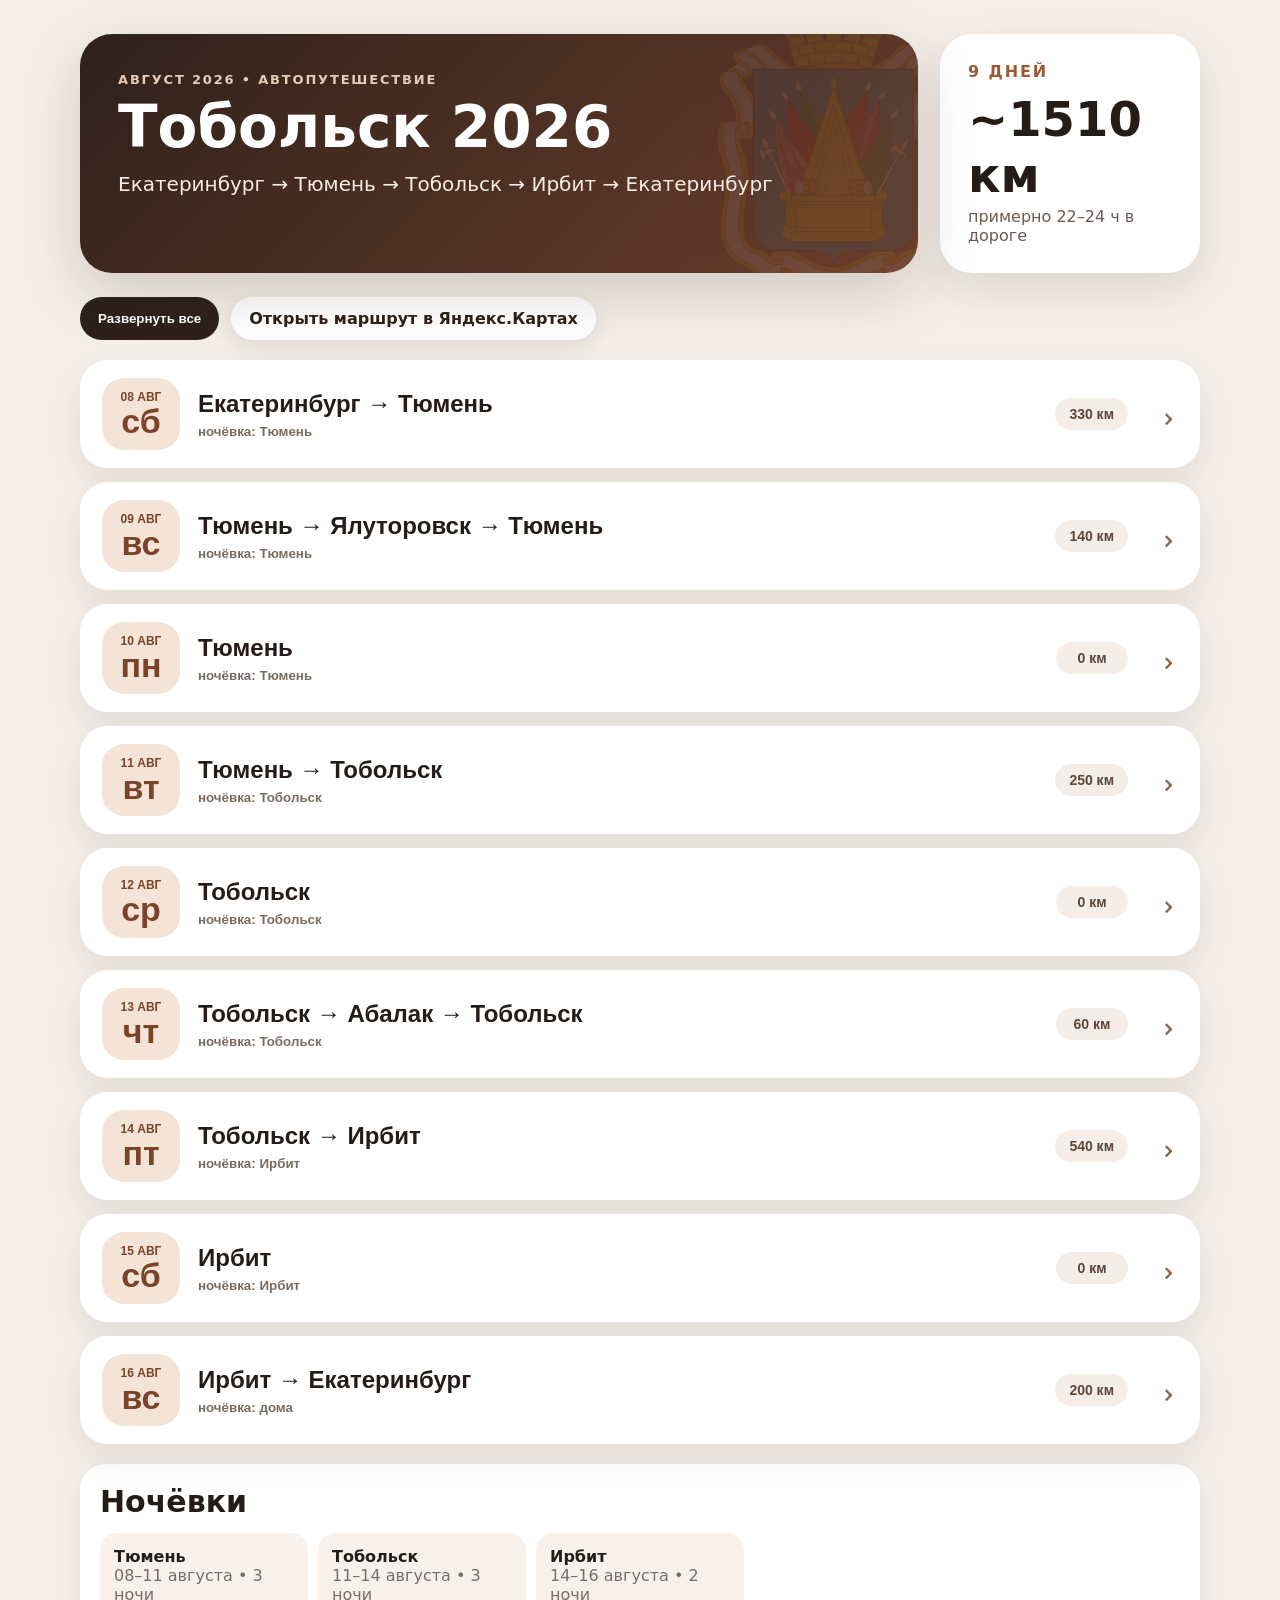
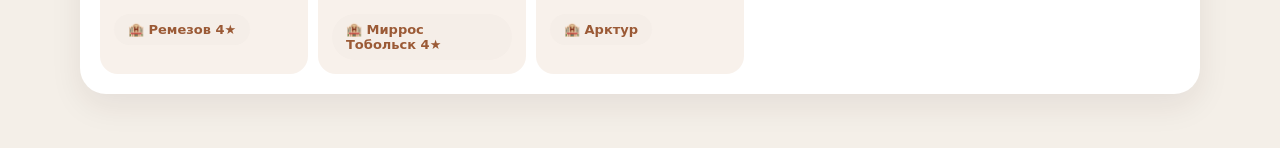
<file: index.html>
<!doctype html>
<html lang="ru">
<head>
  <meta charset="utf-8" />
  <meta name="viewport" content="width=device-width, initial-scale=1" />
  <title>Тобольск 2026</title>
  <link rel="stylesheet" href="styles.css" />
</head>
<body>
  <main class="page">
    <header class="hero">
      <div>
        <p class="eyebrow">август 2026 • автопутешествие</p>
        <h1>Тобольск 2026</h1>
        <p class="lead">Екатеринбург → Тюмень → Тобольск → Ирбит → Екатеринбург</p>
      </div>
      <div class="hero-card">
        <span>9 дней</span>
        <strong>~1510 км</strong>
        <small>примерно 22–24 ч в дороге</small>
      </div>
    </header>

    <section class="controls">
      <button id="toggleAll"><span id="toggleAllText">Развернуть все</span></button>
      <a class="map" href="https://yandex.ru/maps/?mode=routes&rtext=56.838011%2C60.597465~57.153033%2C65.534328~56.654728%2C66.312299~57.153033%2C65.534328~58.200024%2C68.263522~58.128611%2C68.594444~58.200024%2C68.263522~57.683819%2C63.057663~56.838011%2C60.597465&rtt=auto&z=6" target="_blank" rel="noreferrer">Открыть маршрут в Яндекс.Картах</a>
    </section>

    <section class="route">

  <section class="day-card" data-city="Тюмень">
    <button class="day-head" aria-expanded="true">
      <div class="date">
        <span>08 авг</span>
        <strong>сб</strong>
      </div>
      <div class="head-text">
        <h2>Екатеринбург → Тюмень</h2>
        <p>ночёвка: Тюмень</p>
      </div>
      <div class="day-distance">330 км</div>
      <div class="chevron">⌄</div>
    </button>

    <div class="day-body">
      <ol class="timeline">

        <li>
          <div class="time">10:00</div>
          <div class="event">
            <span>выезд из Екатеринбурга, дорога в Тюмень</span>
            <div class="meta">
              <span class="pill">330 км</span>
              <span class="pill">5 ч</span>
            </div>
          </div>
        </li>

        <li>
          <div class="time">16:00</div>
          <div class="event">
            <span>заселение в гостиницу</span>
            <div class="meta"></div>
          </div>
        </li>

        <li>
          <div class="time">вечер</div>
          <div class="event">
            <span>набережная реки Туры, Мост Влюблённых, прогулка по центру</span>
          </div>
        </li>

      </ol>
    </div>
  </section>


  <section class="day-card" data-city="Тюмень">
    <button class="day-head" aria-expanded="true">
      <div class="date">
        <span>09 авг</span>
        <strong>вс</strong>
      </div>
      <div class="head-text">
        <h2>Тюмень → Ялуторовск → Тюмень</h2>
        <p>ночёвка: Тюмень</p>
      </div>
      <div class="day-distance">140 км</div>
      <div class="chevron">⌄</div>
    </button>

    <div class="day-body">
      <ol class="timeline">

        <li>
          <div class="time">10:00</div>
          <div class="event">
            <span>выезд из Тюмени, дорога в Ялуторовск</span>
              <div class="meta">
              <span class="pill">70 км</span>
              <span class="pill">1 ч</span>
             
            <div class="meta"></div>
          </div>
          </div>
        </li>

        <li>
          <div class="time">день</div>
          <div class="event">
            <span>Ялуторовский острог, исторический центр, купеческие дома, музей декабристов</span>
          </div>
        </li>

        <li>
          <div class="time">18:00</div>
          <div class="event">
            <span>возвращение в Тюмень</span>
             <div class="meta">
              <span class="pill">70 км</span>
              <span class="pill">1 ч</span>
              </div> 
            <div class="meta"></div>
          </div>
        </li>

      </ol>
    </div>
  </section>


  <section class="day-card" data-city="Тюмень">
    <button class="day-head" aria-expanded="true">
      <div class="date">
        <span>10 авг</span>
        <strong>пн</strong>
      </div>
      <div class="head-text">
        <h2>Тюмень</h2>
        <p>ночёвка: Тюмень</p>
      </div>
      <div class="day-distance">0 км</div>
      <div class="chevron">⌄</div>
    </button>

    <div class="day-body">
      <ol class="timeline">

        <li>
          <div class="time">утро</div>
          <div class="event">
            <span>пешеходная улица Дзержинского и улица Республики</span>
            <div class="meta"></div>
          </div>
        </li>

        <li>
          <div class="time">день</div>
          <div class="event">
            <span>купеческие кварталы, Свято-Троицкий монастырь, музеи</span>
          </div>
        </li>

        <li>
          <div class="time">вечер</div>
          <div class="event">
            <span>прогулка по центру</span>
            <div class="meta"></div>
          </div>
        </li>

      </ol>
    </div>
  </section>


  <section class="day-card" data-city="Тобольск">
    <button class="day-head" aria-expanded="true">
      <div class="date">
        <span>11 авг</span>
        <strong>вт</strong>
      </div>
      <div class="head-text">
        <h2>Тюмень → Тобольск</h2>
        <p>ночёвка: Тобольск</p>
      </div>
      <div class="day-distance">250 км</div>
      <div class="chevron">⌄</div>
    </button>

    <div class="day-body">
      <ol class="timeline">

        <li>
          <div class="time">10:00</div>
          <div class="event">
            <span>выезд из Тюмени, дорога в Тобольск</span>
            <div class="meta">
              <span class="pill">250 км</span>
              <span class="pill">4 ч</span>
            </div>
          </div>
        </li>

        <li>
          <div class="time">15:00</div>
          <div class="event">
            <span>заселение Тобольск</span>
          </div>
        </li>

        <li>
          <div class="time">вечер</div>
          <div class="event">
            <span>Красная площадь, Кремль снаружи, смотровые площадки, виды на р.Иртыш</span>
          </div>
        </li>

      </ol>
    </div>
  </section>


  <section class="day-card" data-city="Тобольск">
    <button class="day-head" aria-expanded="true">
      <div class="date">
        <span>12 авг</span>
        <strong>ср</strong>
      </div>
      <div class="head-text">
        <h2>Тобольск</h2>
        <p>ночёвка: Тобольск</p>
      </div>
      <div class="day-distance">0 км</div>
      <div class="chevron">⌄</div>
    </button>

    <div class="day-body">
      <ol class="timeline">

        <li>
          <div class="time">10:00</div>
          <div class="event">
            <span>Тобольский кремль: Софийский собор, музейная часть кремля, Гостиный двор</span>
            <div class="meta"></div>
          </div>
        </li>

        <li>
          <div class="time">15:00</div>
          <div class="event">
            <span>Прямской взвоз, Нижний посад, Тюремный замок</span>
            <div class="meta"></div>
          </div>
        </li>

        <li>
          <div class="time">вечер</div>
          <div class="event">
            <span>Сад Ермака, прогулка по историческому центру</span>
            <div class="meta"></div>
          </div>
        </li>

      </ol>
    </div>
  </section>


  <section class="day-card" data-city="Тобольск">
    <button class="day-head" aria-expanded="true">
      <div class="date">
        <span>13 авг</span>
        <strong>чт</strong>
      </div>
      <div class="head-text">
        <h2>Тобольск → Абалак → Тобольск</h2>
        <p>ночёвка: Тобольск</p>
      </div>
      <div class="day-distance">60 км</div>
      <div class="chevron">⌄</div>
    </button>

    <div class="day-body">
      <ol class="timeline">

        <li>
          <div class="time">10:00</div>
          <div class="event">
            <span>выезд из Тобольска, дорога в Абалак</span>
            <div class="meta">
              <span class="pill">30 км</span>
              <span class="pill">0.5 ч</span>
            </div>
          </div>
        </li>

        <li>
          <div class="time">день</div>
          <div class="event">
            <span>Абалакский Знаменский монастырь, обзорные площадки, высокий берег р.Иртыш</span>
            <div class="meta">
              
            </div>
          </div>
        </li>

        <li>
          <div class="time">17:00</div>
          <div class="event">
            <span>возвращение в Тобольск</span>
            <div class="meta">
              <span class="pill">30 км</span>
              <span class="pill">0.5 ч</span>
            </div>
          </div>
        </li>

      </ol>
    </div>
  </section>


  <section class="day-card" data-city="Ирбит">
    <button class="day-head" aria-expanded="true">
      <div class="date">
        <span>14 авг</span>
        <strong>пт</strong>
      </div>
      <div class="head-text">
        <h2>Тобольск → Ирбит</h2>
        <p>ночёвка: Ирбит</p>
      </div>
      <div class="day-distance">540 км</div>
      <div class="chevron">⌄</div>
    </button>

    <div class="day-body">
      <ol class="timeline">

        <li>
          <div class="time">10:00</div>
          <div class="event">
            <span>выезд из Тобольска, дорога в Ирбит</span>
            <div class="meta">
              <span class="pill">540 км</span>
              <span class="pill">8 ч</span>
            </div>
          </div>
        </li>

        <li>
          <div class="time">20:00</div>
          <div class="event">
            <span>заселение Ирбит, отдых</span>
            <div class="meta"></div>
          </div>
        </li>

      </ol>
    </div>
  </section>


  <section class="day-card" data-city="Ирбит">
    <button class="day-head" aria-expanded="true">
      <div class="date">
        <span>15 авг</span>
        <strong>сб</strong>
      </div>
      <div class="head-text">
        <h2>Ирбит</h2>
        <p>ночёвка: Ирбит</p>
      </div>
      <div class="day-distance">0 км</div>
      <div class="chevron">⌄</div>
    </button>

    <div class="day-body">
      <ol class="timeline">

        <li>
          <div class="time">утро</div>
          <div class="event">
            <span>Ирбитский государственный музей мотоциклов</span>
            <div class="meta"></div>
          </div>
        </li>

        <li>
          <div class="time">день</div>
          <div class="event">
            <span>музей истории Ирбитской ярмарки, старые торговые ряды, купеческая застройка</span>
            <div class="meta">
            
            </div>
          </div>
        </li>

        <li>
          <div class="time">вечер</div>
          <div class="event">
            <span>прогулка по центру</span>
            <div class="meta"></div>
          </div>
        </li>

      </ol>
    </div>
  </section>


  <section class="day-card" data-city="дома">
    <button class="day-head" aria-expanded="true">
      <div class="date">
        <span>16 авг</span>
        <strong>вс</strong>
      </div>
      <div class="head-text">
        <h2>Ирбит → Екатеринбург</h2>
        <p>ночёвка: дома</p>
      </div>
      <div class="day-distance">200 км</div>
      <div class="chevron">⌄</div>
    </button>

    <div class="day-body">
      <ol class="timeline">


        <li>
          <div class="time">10:00</div>
          <div class="event">
            <span>выезд из Ирбита, дорога в Екатеринбург</span>
            <div class="meta">
              <span class="pill">200 км</span>
              <span class="pill">3 ч</span>
            </div>
          </div>
        </li>

        <li>
          <div class="time">вечер</div>
          <div class="event">
            <span>дом, милый дом</span>
            <div class="meta"></div>
          </div>
        </li>

      </ol>
    </div>
  </section>

</section>

    <section class="booking">
  <h2>Ночёвки</h2>

  <div class="nights">

    <div class="hotel-card">

      <strong>Тюмень</strong>

      <span>08–11 августа • 3 ночи</span>

      <a
        class="hotel-link"
        href="https://travel.yandex.ru/hotels/tyumen/remezov/?adults=1&checkinDate=2026-08-08&checkoutDate=2026-08-11&childrenAges=12&roomCount=1&seed=portal-hotels-search"
        target="_blank"
        rel="noreferrer"
      >
        🏨 Ремезов 4★
      </a>

    </div>

    <div class="hotel-card">

      <strong>Тобольск</strong>

      <span>11–14 августа • 3 ночи</span>

      <a
        class="hotel-link"
        href="https://travel.yandex.ru/hotels/tobolsk/mirros-otel-tobolsk/?adults=1&checkinDate=2026-08-11&checkoutDate=2026-08-14&childrenAges=12&roomCount=1&seed=portal-hotels-search"
        target="_blank"
        rel="noreferrer"
      >
        🏨 Миррос Тобольск 4★
      </a>

    </div>

    <div class="hotel-card">

      <strong>Ирбит</strong>

      <span>14–16 августа • 2 ночи</span>

      <a
        class="hotel-link"
        href="https://travel.yandex.ru/hotels/irbit/arktur/?adults=1&checkinDate=2026-08-14&checkoutDate=2026-08-16&childrenAges=12&roomCount=1&seed=portal-hotels-search"
        target="_blank"
        rel="noreferrer"
      >
        🏨 Арктур
      </a>

    </div>

  </div>
</section>
  </main>
  <script src="script.js"></script>
</body>
</html>
</file>
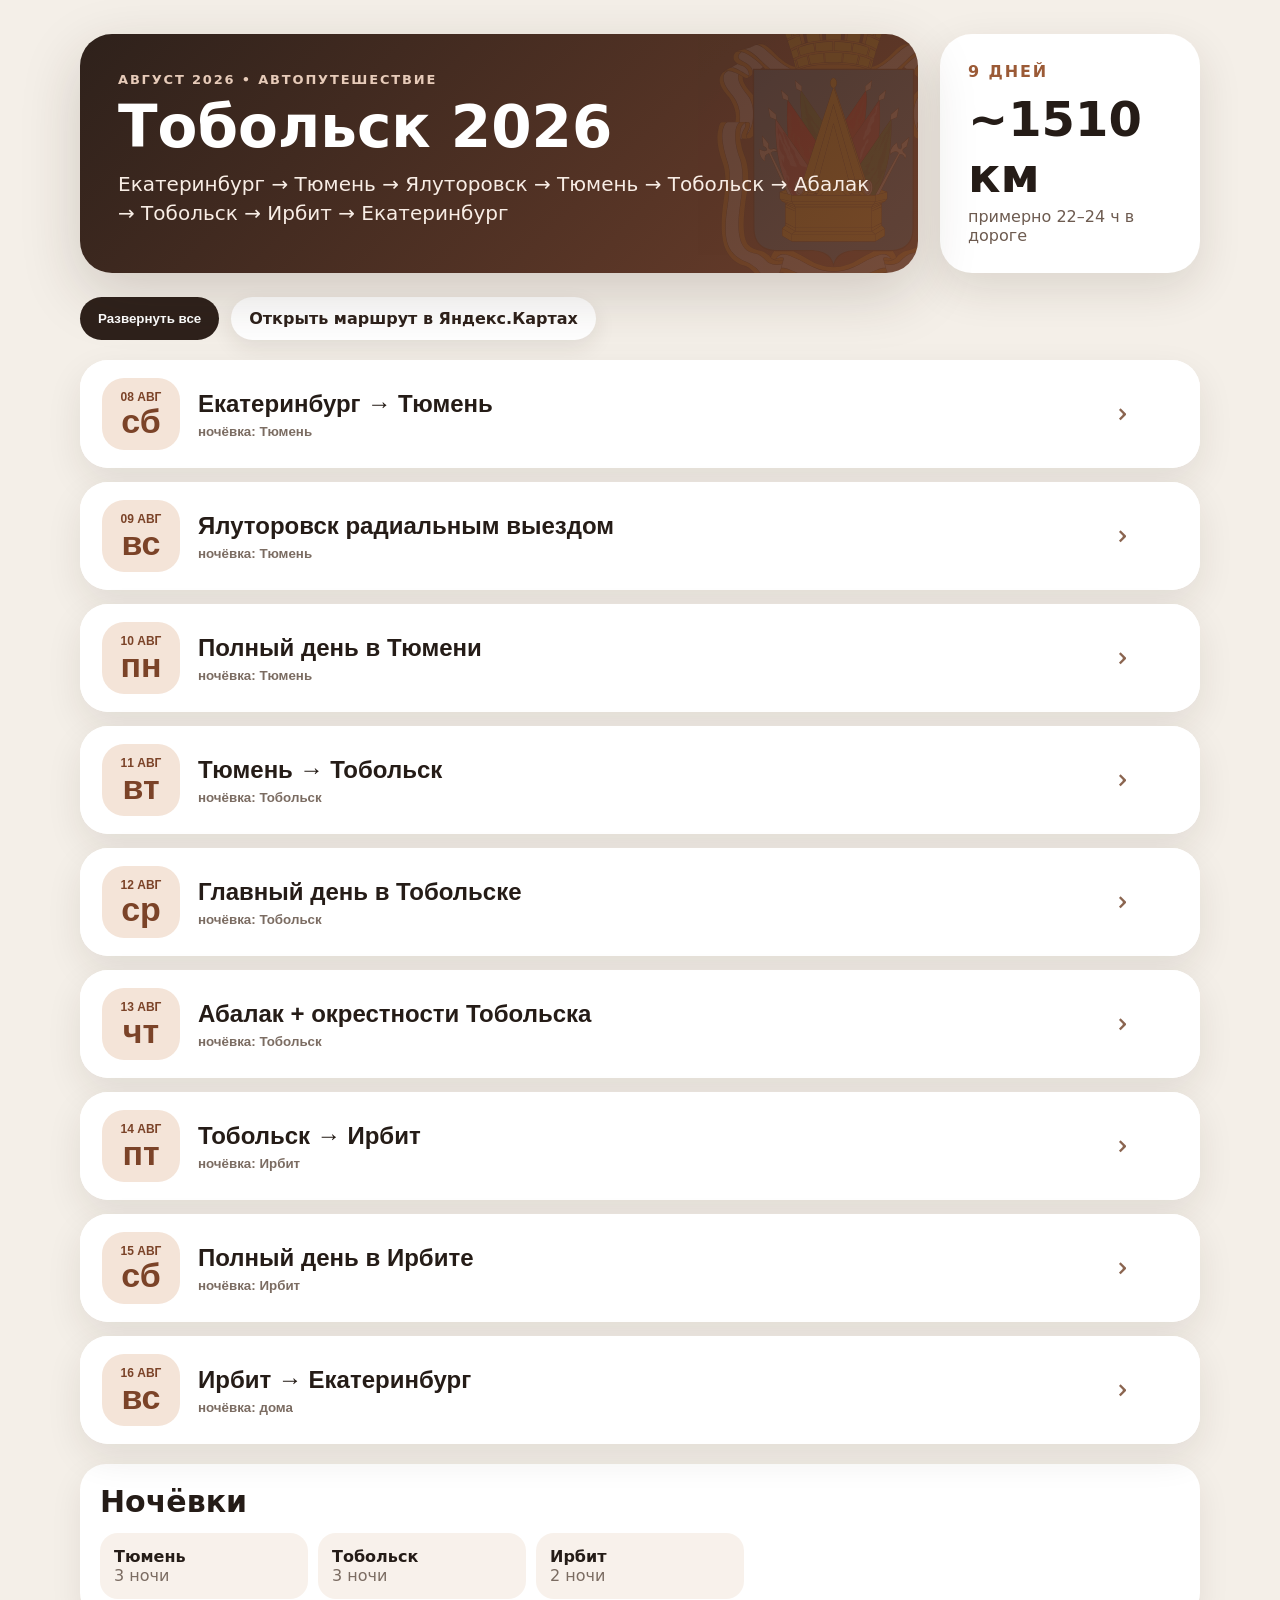
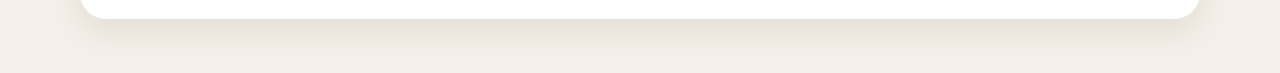
<file: index-new-route.html>
<!doctype html>
<html lang="ru">
<head>
  <meta charset="utf-8" />
  <meta name="viewport" content="width=device-width, initial-scale=1" />
  <title>Тобольск 2026</title>
  <link rel="stylesheet" href="styles.css" />
</head>
<body>
  <main class="page">
    <header class="hero">
      <div>
        <p class="eyebrow">август 2026 • автопутешествие</p>
        <h1>Тобольск 2026</h1>
        <p class="lead">Екатеринбург → Тюмень → Ялуторовск → Тюмень → Тобольск → Абалак → Тобольск → Ирбит → Екатеринбург</p>
      </div>
      <div class="hero-card">
        <span>9 дней</span>
        <strong>~1510 км</strong>
        <small>примерно 22–24 ч в дороге</small>
      </div>
    </header>

    <section class="controls">
      <button id="toggleAll"><span id="toggleAllText">Развернуть все</span></button>
      <a class="map" href="https://yandex.ru/maps/?mode=routes&rtext=56.838011%2C60.597465~57.153033%2C65.534328~56.654728%2C66.312299~57.153033%2C65.534328~58.200024%2C68.263522~58.128611%2C68.594444~58.200024%2C68.263522~57.683819%2C63.057663~56.838011%2C60.597465&rtt=auto&z=6" target="_blank" rel="noreferrer">Открыть маршрут в Яндекс.Картах</a>
    </section>

    <section class="route">

  <section class="day-card" data-city="Тюмень">
    <button class="day-head" aria-expanded="true">
      <div class="date">
        <span>08 авг</span>
        <strong>сб</strong>
      </div>
      <div class="head-text">
        <h2>Екатеринбург → Тюмень</h2>
        <p>ночёвка: Тюмень</p>
      </div>
      <div class="chevron">⌄</div>
    </button>

    <div class="day-body">
      <ol class="timeline">

        <li>
          <div class="time">утро</div>
          <div class="event">
            <span>выезд из Екатеринбурга</span>
            <div class="meta"></div>
          </div>
        </li>

        <li>
          <div class="time">день</div>
          <div class="event">
            <span>дорога до Тюмени</span>
            <div class="meta">
              <span class="pill">330 км</span>
              <span class="pill">4,5–5 ч</span>
            </div>
          </div>
        </li>

        <li>
          <div class="time">после приезда</div>
          <div class="event">
            <span>заселение в гостиницу и отдых после дороги</span>
            <div class="meta"></div>
          </div>
        </li>

        <li>
          <div class="time">вечер</div>
          <div class="event">
            <span>Набережная реки Туры, Мост Влюблённых, прогулка по центру и ужин</span>
            <div class="meta">
              <span class="pill">2–4 ч</span>
            </div>
          </div>
        </li>

      </ol>
    </div>
  </section>


  <section class="day-card" data-city="Тюмень">
    <button class="day-head" aria-expanded="true">
      <div class="date">
        <span>09 авг</span>
        <strong>вс</strong>
      </div>
      <div class="head-text">
        <h2>Ялуторовск радиальным выездом</h2>
        <p>ночёвка: Тюмень</p>
      </div>
      <div class="chevron">⌄</div>
    </button>

    <div class="day-body">
      <ol class="timeline">

        <li>
          <div class="time">утро</div>
          <div class="event">
            <span>выезд из Тюмени в Ялуторовск</span>
            <div class="meta"></div>
          </div>
        </li>

        <li>
          <div class="time">день</div>
          <div class="event">
            <span>Ялуторовский острог, исторический центр, купеческие дома, музей декабристов</span>
            <div class="meta">
              <span class="pill">150 км за день</span>
              <span class="pill">2 ч за рулём</span>
            </div>
          </div>
        </li>

        <li>
          <div class="time">осмотр</div>
          <div class="event">
            <span>спокойный осмотр Ялуторовска без отдельной ночёвки</span>
            <div class="meta">
              <span class="pill">4–6 ч</span>
            </div>
          </div>
        </li>

        <li>
          <div class="time">вечер</div>
          <div class="event">
            <span>возвращение в Тюмень</span>
            <div class="meta"></div>
          </div>
        </li>

      </ol>
    </div>
  </section>


  <section class="day-card" data-city="Тюмень">
    <button class="day-head" aria-expanded="true">
      <div class="date">
        <span>10 авг</span>
        <strong>пн</strong>
      </div>
      <div class="head-text">
        <h2>Полный день в Тюмени</h2>
        <p>ночёвка: Тюмень</p>
      </div>
      <div class="chevron">⌄</div>
    </button>

    <div class="day-body">
      <ol class="timeline">

        <li>
          <div class="time">утро</div>
          <div class="event">
            <span>Пешеходная улица Дзержинского и улица Республики</span>
            <div class="meta"></div>
          </div>
        </li>

        <li>
          <div class="time">день</div>
          <div class="event">
            <span>купеческие кварталы, Свято-Троицкий монастырь и музеи по интересам</span>
            <div class="meta">
              <span class="pill">6–8 ч</span>
            </div>
          </div>
        </li>

        <li>
          <div class="time">вечер</div>
          <div class="event">
            <span>гастрономические места и прогулка по центру</span>
            <div class="meta"></div>
          </div>
        </li>

      </ol>
    </div>
  </section>


  <section class="day-card" data-city="Тобольск">
    <button class="day-head" aria-expanded="true">
      <div class="date">
        <span>11 авг</span>
        <strong>вт</strong>
      </div>
      <div class="head-text">
        <h2>Тюмень → Тобольск</h2>
        <p>ночёвка: Тобольск</p>
      </div>
      <div class="chevron">⌄</div>
    </button>

    <div class="day-body">
      <ol class="timeline">

        <li>
          <div class="time">утро</div>
          <div class="event">
            <span>выезд из Тюмени</span>
            <div class="meta"></div>
          </div>
        </li>

        <li>
          <div class="time">день</div>
          <div class="event">
            <span>дорога в Тобольск</span>
            <div class="meta">
              <span class="pill">250 км</span>
              <span class="pill">3,5–4 ч</span>
            </div>
          </div>
        </li>

        <li>
          <div class="time">после приезда</div>
          <div class="event">
            <span>лёгкая прогулка без музеев: Красная площадь, кремль снаружи, смотровые площадки, виды на Иртыш</span>
            <div class="meta">
              <span class="pill">3–4 ч</span>
            </div>
          </div>
        </li>

        <li>
          <div class="time">вечер</div>
          <div class="event">
            <span>вечерний город</span>
            <div class="meta"></div>
          </div>
        </li>

      </ol>
    </div>
  </section>


  <section class="day-card" data-city="Тобольск">
    <button class="day-head" aria-expanded="true">
      <div class="date">
        <span>12 авг</span>
        <strong>ср</strong>
      </div>
      <div class="head-text">
        <h2>Главный день в Тобольске</h2>
        <p>ночёвка: Тобольск</p>
      </div>
      <div class="chevron">⌄</div>
    </button>

    <div class="day-body">
      <ol class="timeline">

        <li>
          <div class="time">утро</div>
          <div class="event">
            <span>Тобольский кремль: Софийский собор, музейная часть кремля, Гостиный двор, смотровые площадки</span>
            <div class="meta"></div>
          </div>
        </li>

        <li>
          <div class="time">после обеда</div>
          <div class="event">
            <span>Прямской взвоз, Нижний посад, Тюремный замок</span>
            <div class="meta"></div>
          </div>
        </li>

        <li>
          <div class="time">вечер</div>
          <div class="event">
            <span>прогулка по историческому центру</span>
            <div class="meta"></div>
          </div>
        </li>

        <li>
          <div class="time">осмотр</div>
          <div class="event">
            <span>полный день на город без переездов</span>
            <div class="meta">
              <span class="pill">7–8 ч</span>
            </div>
          </div>
        </li>

      </ol>
    </div>
  </section>


  <section class="day-card" data-city="Тобольск">
    <button class="day-head" aria-expanded="true">
      <div class="date">
        <span>13 авг</span>
        <strong>чт</strong>
      </div>
      <div class="head-text">
        <h2>Абалак + окрестности Тобольска</h2>
        <p>ночёвка: Тобольск</p>
      </div>
      <div class="chevron">⌄</div>
    </button>

    <div class="day-body">
      <ol class="timeline">

        <li>
          <div class="time">утро</div>
          <div class="event">
            <span>дорога в Абалак</span>
            <div class="meta">
              <span class="pill">50–60 км за день</span>
              <span class="pill">1 ч за рулём</span>
            </div>
          </div>
        </li>

        <li>
          <div class="time">день</div>
          <div class="event">
            <span>Абалакский Знаменский монастырь, обзорные площадки, высокий берег Иртыша, прогулка по территории и фотосъёмка</span>
            <div class="meta">
              <span class="pill">4–5 ч</span>
            </div>
          </div>
        </li>

        <li>
          <div class="time">после возвращения</div>
          <div class="event">
            <span>музей семьи Романовых, Сад Ермака или прогулки по центру — если останутся силы и время</span>
            <div class="meta"></div>
          </div>
        </li>

        <li>
          <div class="time">вечер</div>
          <div class="event">
            <span>ночёвка в Тобольске</span>
            <div class="meta"></div>
          </div>
        </li>

      </ol>
    </div>
  </section>


  <section class="day-card" data-city="Ирбит">
    <button class="day-head" aria-expanded="true">
      <div class="date">
        <span>14 авг</span>
        <strong>пт</strong>
      </div>
      <div class="head-text">
        <h2>Тобольск → Ирбит</h2>
        <p>ночёвка: Ирбит</p>
      </div>
      <div class="chevron">⌄</div>
    </button>

    <div class="day-body">
      <ol class="timeline">

        <li>
          <div class="time">утро</div>
          <div class="event">
            <span>выезд из Тобольска</span>
            <div class="meta"></div>
          </div>
        </li>

        <li>
          <div class="time">день</div>
          <div class="event">
            <span>самый длинный переезд обратной части маршрута</span>
            <div class="meta">
              <span class="pill">500–540 км</span>
              <span class="pill">7–8 ч</span>
            </div>
          </div>
        </li>

        <li>
          <div class="time">вечер</div>
          <div class="event">
            <span>Ирбит: прогулка по историческому центру, ужин и первое знакомство с городом</span>
            <div class="meta"></div>
          </div>
        </li>

      </ol>
    </div>
  </section>


  <section class="day-card" data-city="Ирбит">
    <button class="day-head" aria-expanded="true">
      <div class="date">
        <span>15 авг</span>
        <strong>сб</strong>
      </div>
      <div class="head-text">
        <h2>Полный день в Ирбите</h2>
        <p>ночёвка: Ирбит</p>
      </div>
      <div class="chevron">⌄</div>
    </button>

    <div class="day-body">
      <ol class="timeline">

        <li>
          <div class="time">утро</div>
          <div class="event">
            <span>Ирбитский государственный музей мотоциклов</span>
            <div class="meta"></div>
          </div>
        </li>

        <li>
          <div class="time">день</div>
          <div class="event">
            <span>музей истории Ирбитской ярмарки, старые торговые ряды, купеческая застройка, исторический центр</span>
            <div class="meta">
              <span class="pill">5–6 ч</span>
            </div>
          </div>
        </li>

        <li>
          <div class="time">вечер</div>
          <div class="event">
            <span>неспешная прогулка и ужин в Ирбите</span>
            <div class="meta"></div>
          </div>
        </li>

      </ol>
    </div>
  </section>


  <section class="day-card" data-city="дома">
    <button class="day-head" aria-expanded="true">
      <div class="date">
        <span>16 авг</span>
        <strong>вс</strong>
      </div>
      <div class="head-text">
        <h2>Ирбит → Екатеринбург</h2>
        <p>ночёвка: дома</p>
      </div>
      <div class="chevron">⌄</div>
    </button>

    <div class="day-body">
      <ol class="timeline">

        <li>
          <div class="time">утро</div>
          <div class="event">
            <span>неспешный завтрак и короткая прогулка</span>
            <div class="meta"></div>
          </div>
        </li>

        <li>
          <div class="time">после обеда</div>
          <div class="event">
            <span>возвращение в Екатеринбург</span>
            <div class="meta">
              <span class="pill">200 км</span>
              <span class="pill">3 ч</span>
            </div>
          </div>
        </li>

        <li>
          <div class="time">вечер</div>
          <div class="event">
            <span>возвращение домой</span>
            <div class="meta"></div>
          </div>
        </li>

      </ol>
    </div>
  </section>

</section>

    <section class="booking">
      <h2>Ночёвки</h2>
      <div class="nights">
        <div><strong>Тюмень</strong><span>3 ночи</span></div>
        <div><strong>Тобольск</strong><span>3 ночи</span></div>
        <div><strong>Ирбит</strong><span>2 ночи</span></div>
      </div>
    </section>
  </main>
  <script src="script.js"></script>
</body>
</html>
</file>
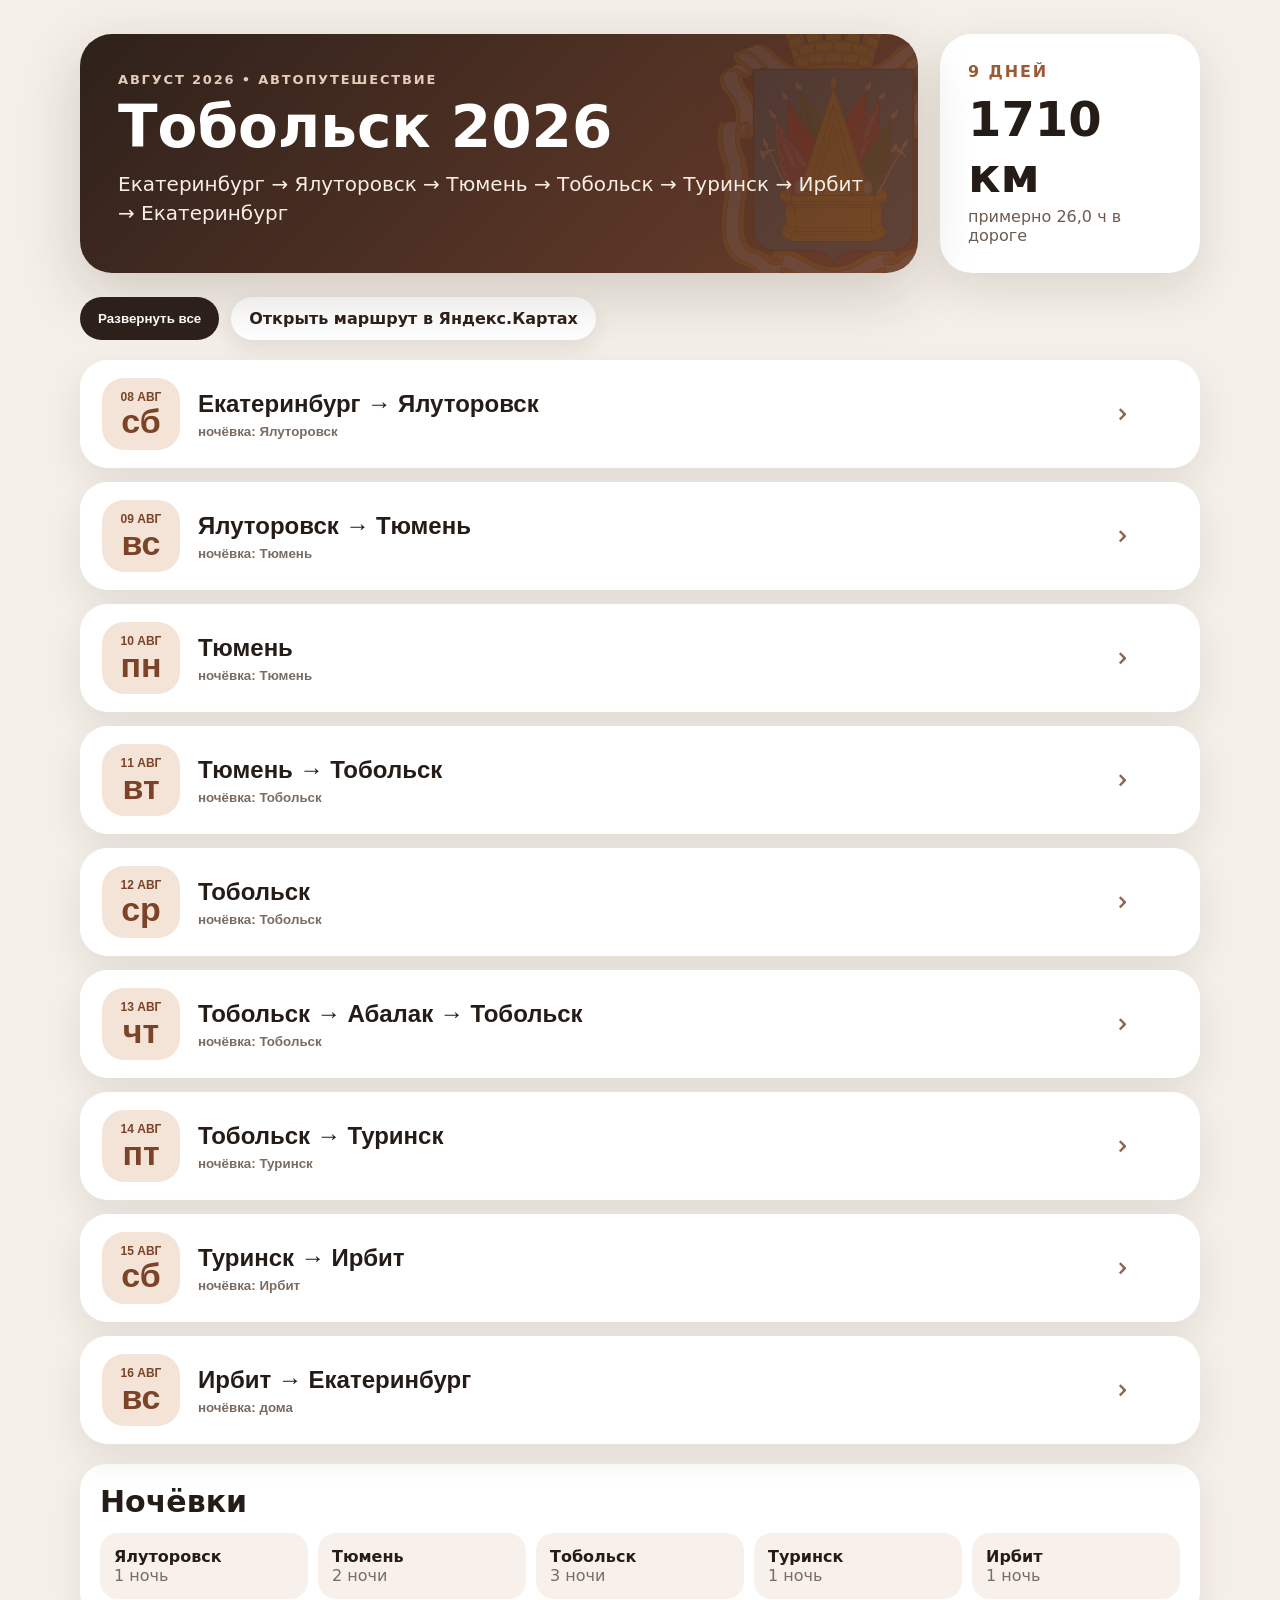
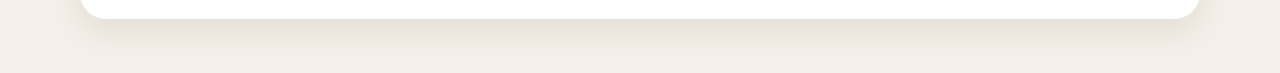
<file: index1.html>
<!doctype html>
<html lang="ru">
<head>
  <meta charset="utf-8" />
  <meta name="viewport" content="width=device-width, initial-scale=1" />
  <title>Тобольск 2026</title>
  <link rel="stylesheet" href="styles.css" />
</head>
<body>
  <main class="page">
    <header class="hero">
      <div>
        <p class="eyebrow">август 2026 • автопутешествие</p>
        <h1>Тобольск 2026</h1>
        <p class="lead">Екатеринбург → Ялуторовск → Тюмень → Тобольск → Туринск → Ирбит → Екатеринбург</p>
      </div>
      <div class="hero-card">
        <span>9 дней</span>
        <strong>1710 км</strong>
        <small>примерно 26,0 ч в дороге</small>
      </div>
    </header>

    <section class="controls">
      <button id="toggleAll"><span id="toggleAllText">Развернуть все</span></button>
      <a class="map" href="https://yandex.ru/maps/?mode=routes&rtext=56.838011%2C60.597465~56.654728%2C66.312299~57.153033%2C65.534328~58.200024%2C68.263522~58.128611%2C68.594444~58.200024%2C68.263522~58.039425%2C63.698142~57.683819%2C63.057663~56.838011%2C60.597465&rtt=auto&z=6" target="_blank" rel="noreferrer">Открыть маршрут в Яндекс.Картах</a>
    </section>

  <section class="route">

  <section class="day-card" data-city="Ялуторовск">
    <button class="day-head" aria-expanded="true">
      <div class="date">
        <span>08 авг</span><strong>сб</strong>
      </div>
      <div class="head-text">
        <h2>Екатеринбург → Ялуторовск</h2>
        <p>ночёвка: Ялуторовск</p>
      </div>
      <div class="chevron">⌄</div>
    </button>

    <div class="day-body">
      <ol class="timeline">

        <li>
          <div class="time">08:00</div>
          <div class="event">
            <span>выезд из Екатеринбурга</span>
            <div class="meta"></div>
          </div>
        </li>

        <li>
          <div class="time">день</div>
          <div class="event">
            <span>дорога до Ялуторовска</span>
            <div class="meta">
              <span class="pill">520 км</span>
              <span class="pill">8 ч</span>
            </div>
          </div>
        </li>

        <li>
          <div class="time">18:00</div>
          <div class="event">
            <span>приезд в Ялуторовск, заселение и короткая прогулка</span>
            <div class="meta"></div>
          </div>
        </li>

      </ol>
    </div>
  </section>


  <section class="day-card" data-city="Тюмень">
    <button class="day-head" aria-expanded="true">
      <div class="date"><span>09 авг</span><strong>вс</strong></div>
      <div class="head-text">
        <h2>Ялуторовск → Тюмень</h2>
        <p>ночёвка: Тюмень</p>
      </div>
      <div class="chevron">⌄</div>
    </button>

    <div class="day-body">
      <ol class="timeline">

        <li>
          <div class="time">10:00</div>
          <div class="event">
            <span>Ялуторовск: острог, купеческие дома, места декабристов</span>
            <div class="meta"></div>
          </div>
        </li>

        <li>
          <div class="time">17:00</div>
          <div class="event">
            <span>дорога в Тюмень</span>
            <div class="meta">
              <span class="pill">80 км</span>
              <span class="pill">1 ч</span>
            </div>
          </div>
        </li>

        <li>
          <div class="time">18:00</div>
          <div class="event">
            <span>приезд в Тюмень, заселение</span>
            <div class="meta"></div>
          </div>
        </li>

      </ol>
    </div>
  </section>


  <section class="day-card" data-city="Тюмень">
    <button class="day-head" aria-expanded="true">
      <div class="date"><span>10 авг</span><strong>пн</strong></div>
      <div class="head-text">
        <h2>Тюмень</h2>
        <p>ночёвка: Тюмень</p>
      </div>
      <div class="chevron">⌄</div>
    </button>

    <div class="day-body">
      <ol class="timeline">

        <li>
          <div class="time">утро</div>
          <div class="event"><span>музеи Тюмени</span><div class="meta"></div></div>
        </li>

        <li>
          <div class="time">день</div>
          <div class="event"><span>Свято-Троицкий монастырь</span><div class="meta"></div></div>
        </li>

        <li>
          <div class="time">вечер</div>
          <div class="event"><span>прогулка по историческому центру</span><div class="meta"></div></div>
        </li>

      </ol>
    </div>
  </section>


  <section class="day-card" data-city="Тобольск">
    <button class="day-head" aria-expanded="true">
      <div class="date"><span>11 авг</span><strong>вт</strong></div>
      <div class="head-text">
        <h2>Тюмень → Тобольск</h2>
        <p>ночёвка: Тобольск</p>
      </div>
      <div class="chevron">⌄</div>
    </button>

    <div class="day-body">
      <ol class="timeline">

        <li>
          <div class="time">утро</div>
          <div class="event"><span>утро в Тюмени, выезд</span><div class="meta"></div></div>
        </li>

        <li>
          <div class="time">день</div>
          <div class="event">
            <span>дорога в Тобольск</span>
            <div class="meta">
              <span class="pill">250 км</span>
              <span class="pill">4 ч</span>
            </div>
          </div>
        </li>

        <li>
          <div class="time">вечер</div>
          <div class="event"><span>Тобольск: смотровые на Иртыш, Верхний посад</span><div class="meta"></div></div>
        </li>

      </ol>
    </div>
  </section>


  <section class="day-card" data-city="Тобольск">
    <button class="day-head" aria-expanded="true">
      <div class="date"><span>12 авг</span><strong>ср</strong></div>
      <div class="head-text">
        <h2>Тобольск</h2>
        <p>ночёвка: Тобольск</p>
      </div>
      <div class="chevron">⌄</div>
    </button>

    <div class="day-body">
      <ol class="timeline">

        <li>
          <div class="time">утро</div>
          <div class="event"><span>Тобольский кремль и Красная площадь</span><div class="meta"></div></div>
        </li>

        <li>
          <div class="time">день</div>
          <div class="event"><span>Тюремный замок, Прямской взвоз</span><div class="meta"></div></div>
        </li>

        <li>
          <div class="time">вечер</div>
          <div class="event"><span>Нижний посад и прогулка по городу</span><div class="meta"></div></div>
        </li>

      </ol>
    </div>
  </section>


  <section class="day-card" data-city="Тобольск">
    <button class="day-head" aria-expanded="true">
      <div class="date"><span>13 авг</span><strong>чт</strong></div>
      <div class="head-text">
        <h2>Тобольск → Абалак → Тобольск</h2>
        <p>ночёвка: Тобольск</p>
      </div>
      <div class="chevron">⌄</div>
    </button>

    <div class="day-body">
      <ol class="timeline">

        <li>
          <div class="time">утро</div>
          <div class="event">
            <span>дорога в Абалак</span>
            <div class="meta">
              <span class="pill">30 км</span>
              <span class="pill">0,5 ч</span>
            </div>
          </div>
        </li>

        <li>
          <div class="time">день</div>
          <div class="event"><span>Абалакский монастырь, прогулка по территории</span><div class="meta"></div></div>
        </li>

        <li>
          <div class="time">вечер</div>
          <div class="event">
            <span>обратная дорога в Тобольск</span>
            <div class="meta">
              <span class="pill">30 км</span>
              <span class="pill">0,5 ч</span>
            </div>
          </div>
        </li>

      </ol>
    </div>
  </section>


  <section class="day-card" data-city="Туринск">
    <button class="day-head" aria-expanded="true">
      <div class="date"><span>14 авг</span><strong>пт</strong></div>
      <div class="head-text">
        <h2>Тобольск → Туринск</h2>
        <p>ночёвка: Туринск</p>
      </div>
      <div class="chevron">⌄</div>
    </button>

    <div class="day-body">
      <ol class="timeline">

        <li>
          <div class="time">утро</div>
          <div class="event"><span>выезд из Тобольска</span><div class="meta"></div></div>
        </li>

        <li>
          <div class="time">день</div>
          <div class="event">
            <span>дорога в Туринск</span>
            <div class="meta">
              <span class="pill">450 км</span>
              <span class="pill">7 ч</span>
            </div>
          </div>
        </li>

        <li>
          <div class="time">вечер</div>
          <div class="event"><span>прогулка по центру Туринска</span><div class="meta"></div></div>
        </li>

      </ol>
    </div>
  </section>


  <section class="day-card" data-city="Ирбит">
    <button class="day-head" aria-expanded="true">
      <div class="date"><span>15 авг</span><strong>сб</strong></div>
      <div class="head-text">
        <h2>Туринск → Ирбит</h2>
        <p>ночёвка: Ирбит</p>
      </div>
      <div class="chevron">⌄</div>
    </button>

    <div class="day-body">
      <ol class="timeline">

        <li>
          <div class="time">утро</div>
          <div class="event"><span>Туринск: музей декабристов, монастырь</span><div class="meta"></div></div>
        </li>

        <li>
          <div class="time">день</div>
          <div class="event">
            <span>дорога в Ирбит</span>
            <div class="meta">
              <span class="pill">150 км</span>
              <span class="pill">2 ч</span>
            </div>
          </div>
        </li>

        <li>
          <div class="time">вечер</div>
          <div class="event"><span>прогулка по центру Ирбита</span><div class="meta"></div></div>
        </li>

      </ol>
    </div>
  </section>


  <section class="day-card" data-city="дома">
    <button class="day-head" aria-expanded="true">
      <div class="date"><span>16 авг</span><strong>вс</strong></div>
      <div class="head-text">
        <h2>Ирбит → Екатеринбург</h2>
        <p>ночёвка: дома</p>
      </div>
      <div class="chevron">⌄</div>
    </button>

    <div class="day-body">
      <ol class="timeline">

        <li>
          <div class="time">утро</div>
          <div class="event"><span>Ирбит: мотомузей, торговые ряды, купеческая архитектура</span><div class="meta"></div></div>
        </li>

        <li>
          <div class="time">день</div>
          <div class="event">
            <span>дорога в Екатеринбург</span>
            <div class="meta">
              <span class="pill">200 км</span>
              <span class="pill">3 ч</span>
            </div>
          </div>
        </li>

        <li>
          <div class="time">вечер</div>
          <div class="event"><span>возвращение домой</span><div class="meta"></div></div>
        </li>

      </ol>
    </div>
  </section>

</section>

    <section class="booking">
      <h2>Ночёвки</h2>
      <div class="nights">
        <div><strong>Ялуторовск</strong><span>1 ночь</span></div>
        <div><strong>Тюмень</strong><span>2 ночи</span></div>
        <div><strong>Тобольск</strong><span>3 ночи</span></div>
        <div><strong>Туринск</strong><span>1 ночь</span></div>
        <div><strong>Ирбит</strong><span>1 ночь</span></div>
      </div>
    </section>
  </main>
  <script src="script.js"></script>
</body>
</html>
</file>
<file: styles.css>
* {
  box-sizing: border-box;
}

body {
  margin: 0;
  font-family: Inter, system-ui, -apple-system, BlinkMacSystemFont, "Segoe UI", sans-serif;
  background: #f4efe8;
  color: #251c17;
}

.page {
  width: min(1120px, calc(100% - 32px));
  margin: 0 auto;
  padding: 34px 0 54px;
}

.hero {
  display: grid;
  grid-template-columns: 1fr 260px;
  gap: 22px;
  align-items: stretch;
  margin-bottom: 24px;
}

.hero > div:first-child {
  position: relative;
  overflow: hidden;

  background: linear-gradient(135deg, #2e211b, #6b3e2b);
  color: #fff;
  border-radius: 32px;
  padding: 38px;
  box-shadow: 0 20px 60px rgba(49, 31, 20, 0.18);
}

.eyebrow {
  text-transform: uppercase;
  letter-spacing: 0.14em;
  font-weight: 700;
  color: #e7cbb9;
  margin: 0 0 14px;
  font-size: 13px;
}

.hero h1 {
  font-size: clamp(30px, 5vw, 58px);
  line-height: 0.92;
  margin: 0 0 16px;
}

.lead {
  font-size: 20px;
  line-height: 1.45;
  max-width: 760px;
  margin: 0;
  color: #f8ede5;
}

.hero-card {
  border-radius: 32px;
  background: #fff;
  padding: 28px;
  display: flex;
  flex-direction: column;
  justify-content: center;
  box-shadow: 0 16px 44px rgba(49, 31, 20, 0.12);
}

.hero-card span {
  font-weight: 800;
  color: #9b5a36;
  text-transform: uppercase;
  letter-spacing: 0.12em;
}

.hero-card strong {
  font-size: 48px;
  margin: 10px 0 4px;
}

.hero-card small {
  font-size: 16px;
  color: #6d5b50;
}

.controls {
  display: flex;
  gap: 12px;
  flex-wrap: wrap;
  margin: 16px 0 20px;
}

.controls button,
.map {
  border: 0;
  background: #2e211b;
  color: #fff;
  border-radius: 999px;
  padding: 12px 18px;
  font-weight: 800;
  text-decoration: none;
  cursor: pointer;
}

.map {
  background: #fff;
  color: #2e211b;
  box-shadow: 0 8px 22px rgba(49, 31, 20, 0.09);
}

.summary-grid {
  display: grid;
  grid-template-columns: repeat(3, 1fr);
  gap: 14px;
  margin-bottom: 20px;
}

.summary-grid article,
.booking {
  background: #fff;
  border-radius: 26px;
  padding: 20px;
  box-shadow: 0 12px 32px rgba(49, 31, 20, 0.08);
}

.summary-grid span {
  text-transform: uppercase;
  letter-spacing: 0.12em;
  color: #9b5a36;
  font-weight: 800;
  font-size: 12px;
}

.summary-grid strong {
  display: block;
  font-size: 24px;
  margin: 8px 0;
}

.summary-grid p {
  margin: 0;
  color: #6d5b50;
}

.route {
  display: grid;
  gap: 14px;
}

.day-card {
  background: #fff;
  border-radius: 28px;
  overflow: hidden;
  box-shadow: 0 14px 36px rgba(49, 31, 20, 0.09);
}

.day-head {
  width: 100%;
  border: 0;
  background: #fff;

  display: grid;
  grid-template-columns: 78px 1fr auto 32px;
  gap: 18px;
  align-items: center;

  padding: 18px 22px;
  text-align: left;
  cursor: pointer;
  color: inherit;
}

.date {
  height: 72px;
  border-radius: 22px;
  background: #f4e4d8;

  display: flex;
  flex-direction: column;
  align-items: center;
  justify-content: center;

  color: #7b4328;
}

.date span {
  text-transform: uppercase;
  font-weight: 800;
  font-size: 12px;
}

.date strong {
  font-size: 34px;
  line-height: 1;
}

.head-text h2 {
  font-size: clamp(20px, 2vw, 24px);
  margin: 0 0 6px;
}

.head-text p {
  margin: 0;
  color: #7b6c62;
  font-weight: 650;
}

.day-distance {
  display: inline-flex;
  align-items: center;
  justify-content: center;

  min-width: 72px;
  padding: 8px 14px;

  border-radius: 999px;
  background: #f5eee8;
  color: #5c4639;

  font-size: 14px;
  font-weight: 800;
  white-space: nowrap;
}

.chevron {
  font-size: 28px;
  color: #8b6550;
  transition: 0.2s;
}

.day-card.collapsed .chevron {
  transform: rotate(-90deg);
}

.day-card.collapsed .day-body {
  display: none;
}

.day-body {
  padding: 0 22px 22px 118px;
}

.timeline {
  list-style: none;
  margin: 0;
  padding: 0;
  border-left: 2px solid #ead8cb;
}

.timeline li {
  display: grid;
  grid-template-columns: 86px 1fr;
  gap: 14px;
  position: relative;
  padding: 0 0 18px 20px;
}

.timeline li::before {
  content: "";
  position: absolute;
  left: -7px;
  top: 6px;

  width: 12px;
  height: 12px;

  border-radius: 50%;
  background: #9b5a36;
}

.time {
  font-weight: 900;
  color: #9b5a36;
}

.event span {
  font-size: 17px;
}

.meta {
  display: flex;
  gap: 8px;
  margin-top: 8px;
}

.pill {
  display: inline-flex;
  background: #f5eee8;
  color: #5c4639;
  padding: 5px 10px;
  border-radius: 999px;
  font-weight: 800;
  font-size: 13px;
}

.booking {
  margin-top: 20px;
}

.booking h2 {
  margin: 0 0 14px;
  font-size: 30px;
}

.nights {
  display: grid;
  grid-template-columns: repeat(5, 1fr);
  gap: 10px;
}

.nights div {
  background: #f8f1eb;
  border-radius: 18px;
  padding: 14px;
}

.nights strong {
  display: block;
}

.nights span {
  color: #7b6c62;
}

@media (max-width: 760px) {
  .page {
    width: min(100% - 20px, 1120px);
    padding-top: 12px;
  }

  .hero {
    grid-template-columns: 1fr;
  }

  .hero > div:first-child {
    padding: 28px;
    border-radius: 26px;
  }

  .summary-grid,
  .nights {
    grid-template-columns: 1fr;
  }

  .day-head {
    grid-template-columns: 64px 1fr auto 24px;
    gap: 10px;
    padding: 14px;
  }

  .date {
    height: 62px;
  }

  .day-distance {
    min-width: 56px;
    padding: 6px 10px;
    font-size: 12px;
  }

  .day-body {
    padding: 0 14px 18px 86px;
  }

  .timeline li {
    grid-template-columns: 1fr;
  }

  .time {
    margin-bottom: -8px;
  }

  .hero-card strong {
    font-size: 38px;
  }
}

.hero > div:first-child::after {
  content: "";

  position: absolute;

  right: -50px;
  top: 50%;

  width: 270px;
  height: 270px;

  transform: translateY(-50%);

  background-image: url("images/tobolsk-coat.svg");
  background-repeat: no-repeat;
  background-position: center;
  background-size: contain;

  opacity: 0.08;

  pointer-events: none;
}

.hero > div:first-child > * {
  position: relative;
  z-index: 2;
}

.nights a {
  display: inline-block;
  margin-top: 10px;

  color: #9b5a36;
  font-weight: 800;
  text-decoration: none;
}

.nights a:hover {
  text-decoration: underline;
}

.hotel-card {
  display: flex;
  flex-direction: column;
}

.hotel-link {
  display: inline-flex;
  align-items: center;
  justify-content: center;

  align-self: flex-start;

  margin-top: 12px;

  padding: 8px 14px;

  border-radius: 999px;

  background: #f5eee8;

  color: #5c4639;

  text-decoration: none;

  font-size: 13px;
  font-weight: 800;

  transition: 0.2s ease;
}

.hotel-link:hover {
  background: #ead8cb;
  color: #2e211b;
}
</file>
